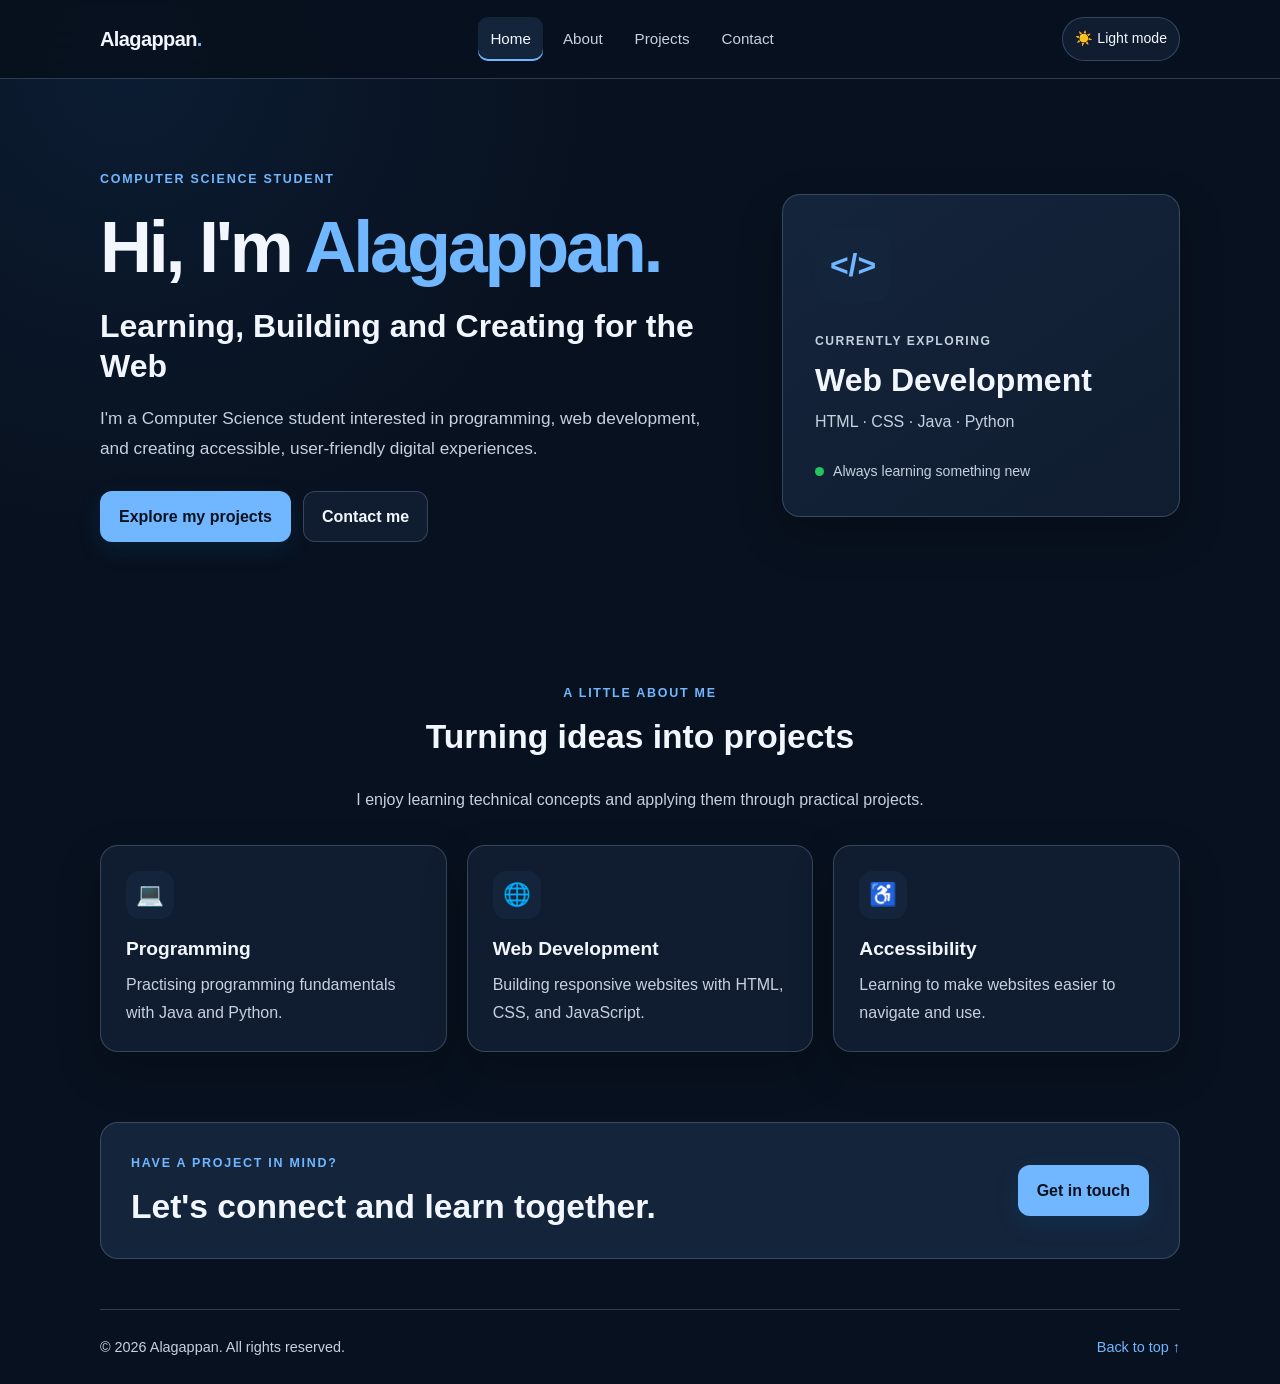
<file: index.html>
<!DOCTYPE html>
<html lang="en">
<head>
    <meta charset="UTF-8">
    <meta name="viewport" content="width=device-width, initial-scale=1.0">
    <meta name="description" content="Alagappan's personal portfolio showcasing skills, projects, and web development learning.">
    <title>Home | Alagappan's Portfolio</title>
    <link rel="stylesheet" href="style.css">
    <script src="script.js" defer></script>
</head>
<body>
    <a class="skip-link" href="#main-content">Skip to main content</a>

    <header class="site-header">
        <nav class="navbar" aria-label="Main navigation">
            <a class="logo" href="index.html">Alagappan<span>.</span></a>

            <div class="nav-links">
                <a href="index.html" aria-current="page">Home</a>
                <a href="about.html">About</a>
                <a href="projects.html">Projects</a>
                <a href="contact.html">Contact</a>
            </div>

            <button class="theme-toggle" id="theme-toggle"
                    type="button" aria-label="Switch to light mode"
                    aria-pressed="false">
                ☀️ Light mode
            </button>
        </nav>
    </header>

    <main id="main-content" tabindex="-1">
        <section class="hero section">
            <div class="hero-content">
                <p class="eyebrow">COMPUTER SCIENCE STUDENT</p>
                <h1>Hi, I'm <span>Alagappan.</span></h1>
                <h2>Learning, Building and Creating for the Web</h2>
                <p class="hero-description">
                    I'm a Computer Science student interested in programming,
                    web development, and creating accessible, user-friendly
                    digital experiences.
                </p>

                <div class="hero-actions">
                    <a class="button primary-button" href="projects.html">
                        Explore my projects
                    </a>
                    <a class="button secondary-button" href="contact.html">
                        Contact me
                    </a>
                </div>
            </div>

            <div class="hero-card">
                <div class="code-icon" aria-hidden="true">&lt;/&gt;</div>
                <p class="card-label">CURRENTLY EXPLORING</p>
                <h2>Web Development</h2>
                <p>HTML · CSS · Java · Python</p>
                <div class="status-line">
                    <span class="status-dot"></span>
                    Always learning something new
                </div>
            </div>
        </section>

        <section class="section">
            <div class="section-heading">
                <p class="eyebrow">A LITTLE ABOUT ME</p>
                <h2>Turning ideas into projects</h2>
                <p>
                    I enjoy learning technical concepts and applying them
                    through practical projects.
                </p>
            </div>

            <div class="card-grid three-columns">
                <article class="info-card">
                    <div class="card-icon" aria-hidden="true">💻</div>
                    <h3>Programming</h3>
                    <p>Practising programming fundamentals with Java and Python.</p>
                </article>

                <article class="info-card">
                    <div class="card-icon" aria-hidden="true">🌐</div>
                    <h3>Web Development</h3>
                    <p>Building responsive websites with HTML, CSS, and JavaScript.</p>
                </article>

                <article class="info-card">
                    <div class="card-icon" aria-hidden="true">♿</div>
                    <h3>Accessibility</h3>
                    <p>Learning to make websites easier to navigate and use.</p>
                </article>
            </div>
        </section>

        <section class="section callout">
            <div>
                <p class="eyebrow">HAVE A PROJECT IN MIND?</p>
                <h2>Let's connect and learn together.</h2>
            </div>
            <a class="button primary-button" href="contact.html">Get in touch</a>
        </section>
    </main>

    <footer class="site-footer">
        <p>© 2026 Alagappan. All rights reserved.</p>
        <a href="index.html">Back to top ↑</a>
    </footer>
</body>
</html>
</file>
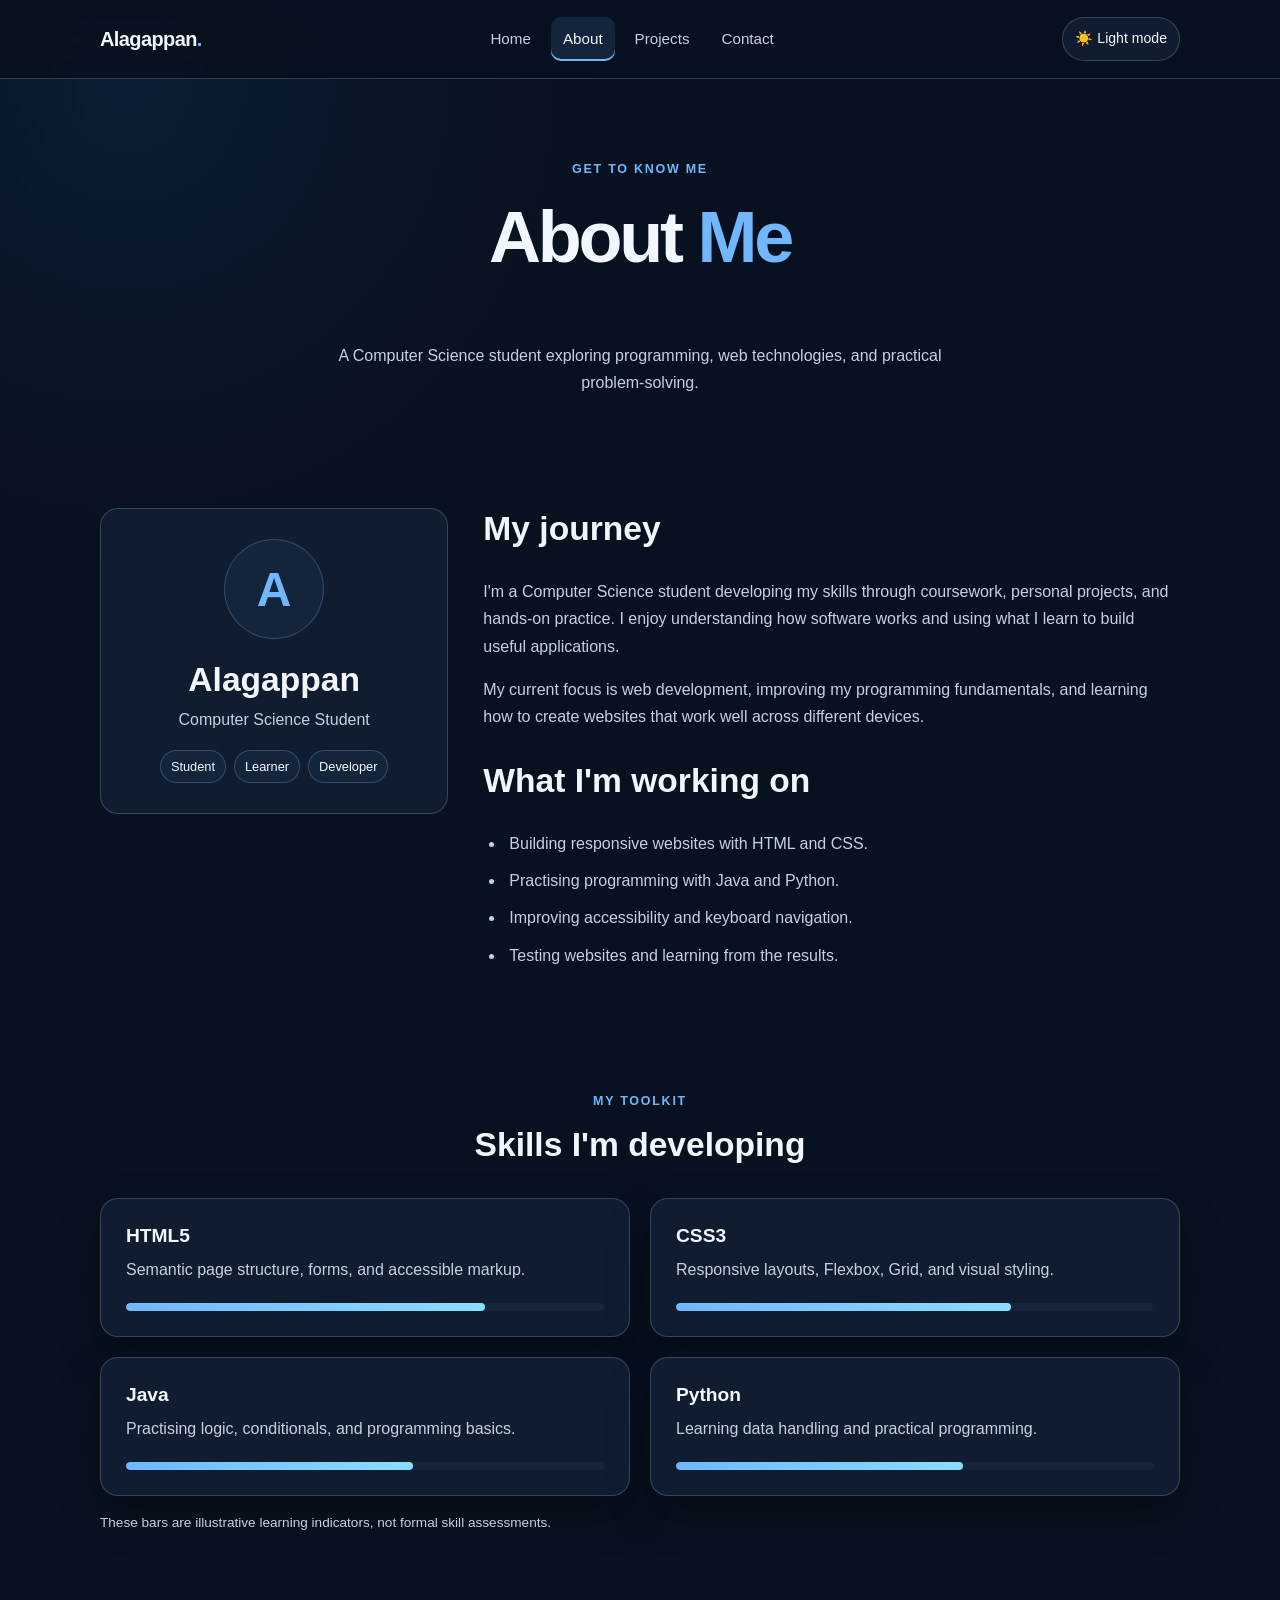
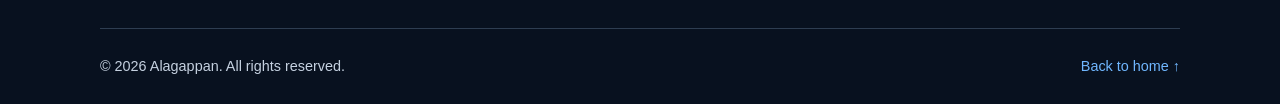
<file: about.html>
<!DOCTYPE html>
<html lang="en">
<head>
    <meta charset="UTF-8">
    <meta name="viewport" content="width=device-width, initial-scale=1.0">
    <meta name="description" content="Learn more about Alagappan, his interests, and technical skills.">
    <title>About | Alagappan's Portfolio</title>
    <link rel="stylesheet" href="style.css">
    <script src="script.js" defer></script>
</head>
<body>
    <a class="skip-link" href="#main-content">Skip to main content</a>

    <header class="site-header">
        <nav class="navbar" aria-label="Main navigation">
            <a class="logo" href="index.html">Alagappan<span>.</span></a>

            <div class="nav-links">
                <a href="index.html">Home</a>
                <a href="about.html" aria-current="page">About</a>
                <a href="projects.html">Projects</a>
                <a href="contact.html">Contact</a>
            </div>

            <button class="theme-toggle" id="theme-toggle"
                    type="button" aria-label="Switch to light mode"
                    aria-pressed="false">
                ☀️ Light mode
            </button>
        </nav>
    </header>

    <main id="main-content" tabindex="-1">
        <section class="page-intro section">
            <p class="eyebrow">GET TO KNOW ME</p>
            <h1>About <span>Me</span></h1>
            <p>
                A Computer Science student exploring programming,
                web technologies, and practical problem-solving.
            </p>
        </section>

        <section class="section about-layout">
            <div class="about-panel">
                <div class="profile-placeholder" aria-hidden="true">A</div>
                <h2>Alagappan</h2>
                <p class="muted-text">Computer Science Student</p>
                <div class="tag-list">
                    <span class="tag">Student</span>
                    <span class="tag">Learner</span>
                    <span class="tag">Developer</span>
                </div>
            </div>

            <div class="about-content">
                <h2>My journey</h2>
                <p>
                    I'm a Computer Science student developing my skills
                    through coursework, personal projects, and hands-on
                    practice. I enjoy understanding how software works
                    and using what I learn to build useful applications.
                </p>
                <p>
                    My current focus is web development, improving my
                    programming fundamentals, and learning how to create
                    websites that work well across different devices.
                </p>

                <h2>What I'm working on</h2>
                <ul class="feature-list">
                    <li>Building responsive websites with HTML and CSS.</li>
                    <li>Practising programming with Java and Python.</li>
                    <li>Improving accessibility and keyboard navigation.</li>
                    <li>Testing websites and learning from the results.</li>
                </ul>
            </div>
        </section>

        <section class="section">
            <div class="section-heading">
                <p class="eyebrow">MY TOOLKIT</p>
                <h2>Skills I'm developing</h2>
            </div>

            <div class="card-grid two-columns">
                <article class="info-card skill-card">
                    <h3>HTML5</h3>
                    <p>Semantic page structure, forms, and accessible markup.</p>
                    <div class="skill-track" aria-label="Learning progress">
                        <span style="width: 75%"></span>
                    </div>
                </article>

                <article class="info-card skill-card">
                    <h3>CSS3</h3>
                    <p>Responsive layouts, Flexbox, Grid, and visual styling.</p>
                    <div class="skill-track" aria-label="Learning progress">
                        <span style="width: 70%"></span>
                    </div>
                </article>

                <article class="info-card skill-card">
                    <h3>Java</h3>
                    <p>Practising logic, conditionals, and programming basics.</p>
                    <div class="skill-track" aria-label="Learning progress">
                        <span style="width: 60%"></span>
                    </div>
                </article>

                <article class="info-card skill-card">
                    <h3>Python</h3>
                    <p>Learning data handling and practical programming.</p>
                    <div class="skill-track" aria-label="Learning progress">
                        <span style="width: 60%"></span>
                    </div>
                </article>
            </div>
            <p class="muted-text small-note">
                These bars are illustrative learning indicators, not formal
                skill assessments.
            </p>
        </section>
    </main>

    <footer class="site-footer">
        <p>© 2026 Alagappan. All rights reserved.</p>
        <a href="index.html">Back to home ↑</a>
    </footer>
</body>
</html>
</file>
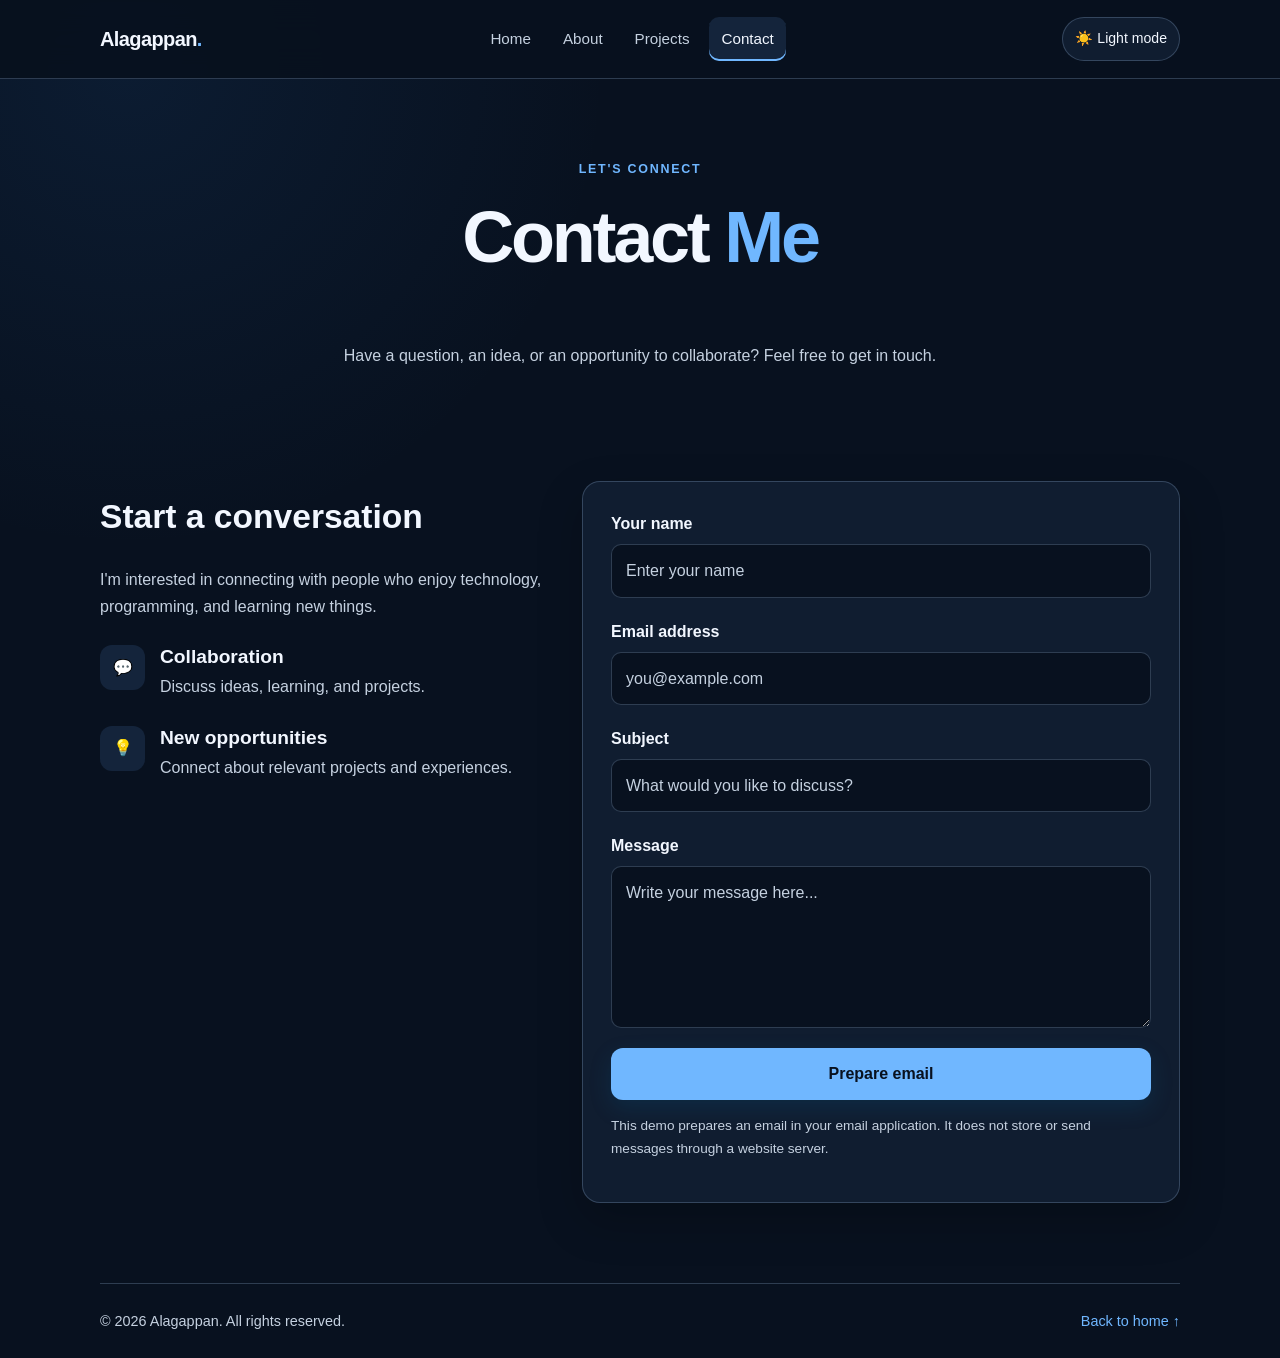
<file: contact.html>
<!DOCTYPE html>
<html lang="en">
<head>
    <meta charset="UTF-8">
    <meta name="viewport" content="width=device-width, initial-scale=1.0">
    <meta name="description" content="Contact Alagappan to discuss projects, learning, and collaboration.">
    <title>Contact | Alagappan's Portfolio</title>
    <link rel="stylesheet" href="style.css">
    <script src="script.js" defer></script>
</head>
<body>
    <a class="skip-link" href="#main-content">Skip to main content</a>

    <header class="site-header">
        <nav class="navbar" aria-label="Main navigation">
            <a class="logo" href="index.html">Alagappan<span>.</span></a>

            <div class="nav-links">
                <a href="index.html">Home</a>
                <a href="about.html">About</a>
                <a href="projects.html">Projects</a>
                <a href="contact.html" aria-current="page">Contact</a>
            </div>

            <button class="theme-toggle" id="theme-toggle"
                    type="button" aria-label="Switch to light mode"
                    aria-pressed="false">
                ☀️ Light mode
            </button>
        </nav>
    </header>

    <main id="main-content" tabindex="-1">
        <section class="page-intro section">
            <p class="eyebrow">LET'S CONNECT</p>
            <h1>Contact <span>Me</span></h1>
            <p>
                Have a question, an idea, or an opportunity to collaborate?
                Feel free to get in touch.
            </p>
        </section>

        <section class="section contact-layout">
            <div class="contact-info">
                <h2>Start a conversation</h2>
                <p>
                    I'm interested in connecting with people who enjoy
                    technology, programming, and learning new things.
                </p>

                <div class="contact-detail">
                    <span aria-hidden="true">💬</span>
                    <div>
                        <h3>Collaboration</h3>
                        <p>Discuss ideas, learning, and projects.</p>
                    </div>
                </div>

                <div class="contact-detail">
                    <span aria-hidden="true">💡</span>
                    <div>
                        <h3>New opportunities</h3>
                        <p>Connect about relevant projects and experiences.</p>
                    </div>
                </div>
            </div>

            <form class="contact-form" id="contact-form">
                <div class="form-field">
                    <label for="name">Your name</label>
                    <input
                        type="text"
                        id="name"
                        name="name"
                        autocomplete="name"
                        placeholder="Enter your name"
                        required
                    >
                </div>

                <div class="form-field">
                    <label for="email">Email address</label>
                    <input
                        type="email"
                        id="email"
                        name="email"
                        autocomplete="email"
                        placeholder="you@example.com"
                        required
                    >
                </div>

                <div class="form-field">
                    <label for="subject">Subject</label>
                    <input
                        type="text"
                        id="subject"
                        name="subject"
                        placeholder="What would you like to discuss?"
                        required
                    >
                </div>

                <div class="form-field">
                    <label for="message">Message</label>
                    <textarea
                        id="message"
                        name="message"
                        rows="5"
                        placeholder="Write your message here..."
                        required
                    ></textarea>
                </div>

                <button class="button primary-button submit-button" type="submit">
                    Prepare email
                </button>

                <p class="form-note">
                    This demo prepares an email in your email application.
                    It does not store or send messages through a website server.
                </p>
                <p id="form-status" class="form-status" role="status"
                   aria-live="polite"></p>
            </form>
        </section>
    </main>

    <footer class="site-footer">
        <p>© 2026 Alagappan. All rights reserved.</p>
        <a href="index.html">Back to home ↑</a>
    </footer>
</body>
</html>
</file>
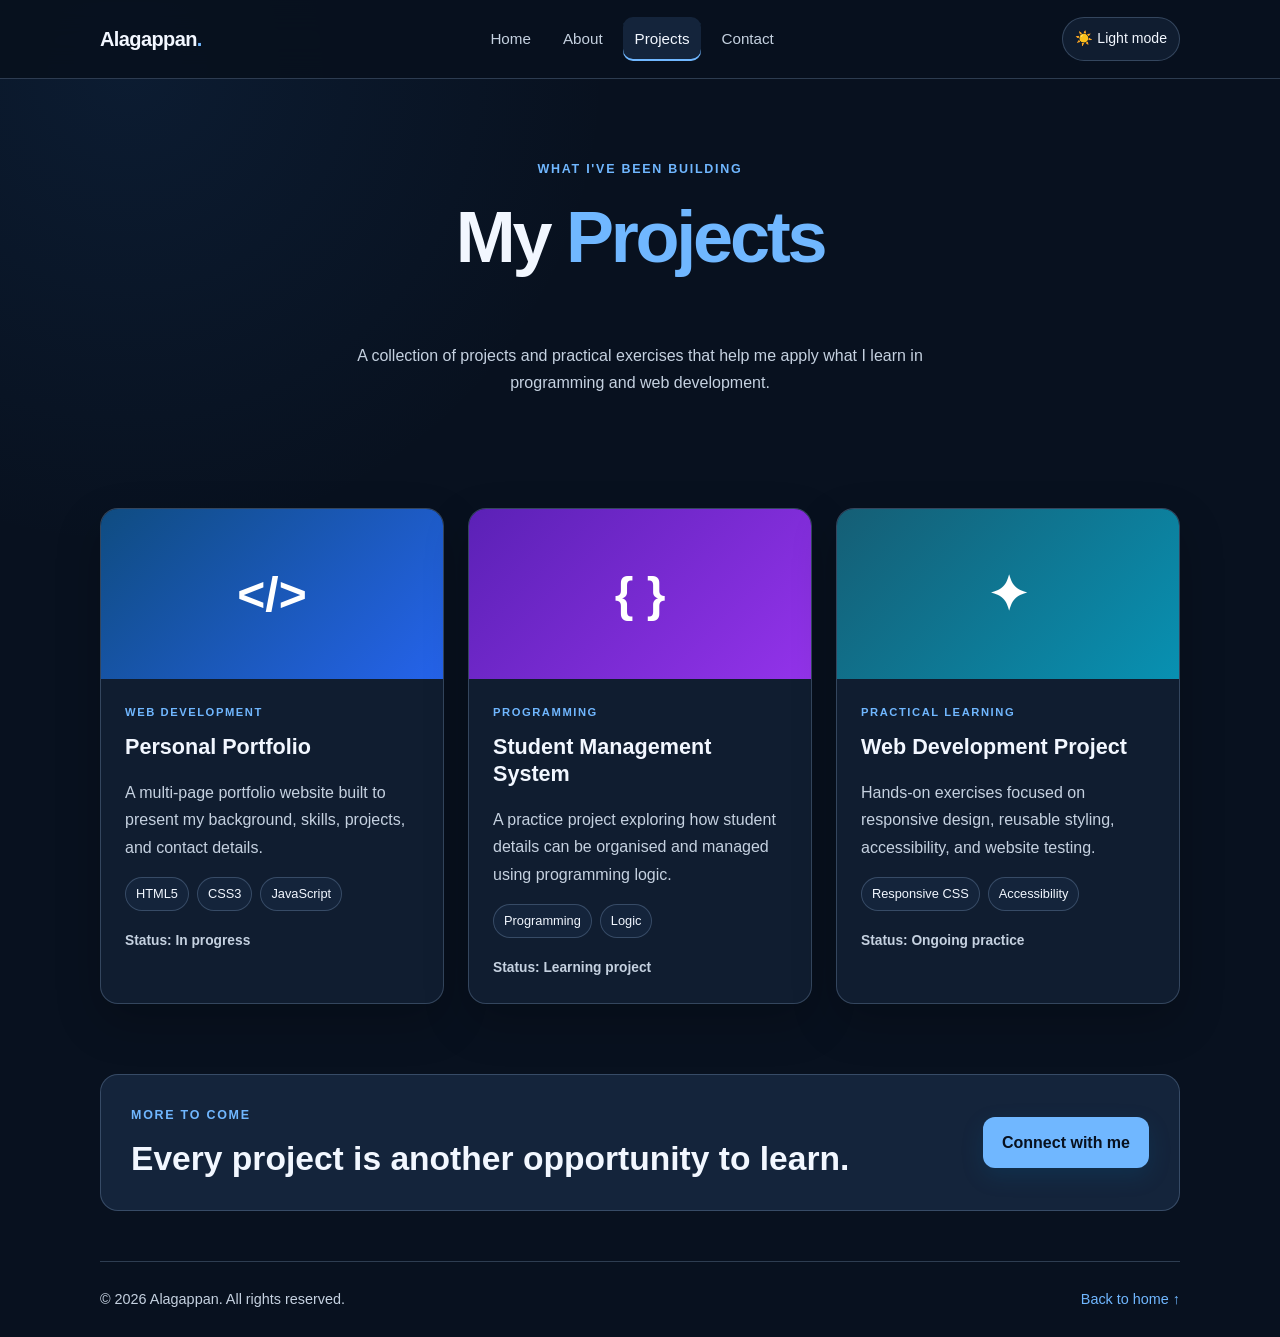
<file: projects.html>
<!DOCTYPE html>
<html lang="en">
<head>
    <meta charset="UTF-8">
    <meta name="viewport" content="width=device-width, initial-scale=1.0">
    <meta name="description" content="Explore Alagappan's programming and web development projects.">
    <title>Projects | Alagappan's Portfolio</title>
    <link rel="stylesheet" href="style.css">
    <script src="script.js" defer></script>
</head>
<body>
    <a class="skip-link" href="#main-content">Skip to main content</a>

    <header class="site-header">
        <nav class="navbar" aria-label="Main navigation">
            <a class="logo" href="index.html">Alagappan<span>.</span></a>

            <div class="nav-links">
                <a href="index.html">Home</a>
                <a href="about.html">About</a>
                <a href="projects.html" aria-current="page">Projects</a>
                <a href="contact.html">Contact</a>
            </div>

            <button class="theme-toggle" id="theme-toggle"
                    type="button" aria-label="Switch to light mode"
                    aria-pressed="false">
                ☀️ Light mode
            </button>
        </nav>
    </header>

    <main id="main-content" tabindex="-1">
        <section class="page-intro section">
            <p class="eyebrow">WHAT I'VE BEEN BUILDING</p>
            <h1>My <span>Projects</span></h1>
            <p>
                A collection of projects and practical exercises that help
                me apply what I learn in programming and web development.
            </p>
        </section>

        <section class="section">
            <div class="project-grid">
                <article class="project-card">
                    <div class="project-visual visual-blue" aria-hidden="true">
                        <span>&lt;/&gt;</span>
                    </div>
                    <div class="project-body">
                        <p class="eyebrow">WEB DEVELOPMENT</p>
                        <h2>Personal Portfolio</h2>
                        <p>
                            A multi-page portfolio website built to present
                            my background, skills, projects, and contact details.
                        </p>
                        <div class="tag-list">
                            <span class="tag">HTML5</span>
                            <span class="tag">CSS3</span>
                            <span class="tag">JavaScript</span>
                        </div>
                        <p class="project-status">Status: In progress</p>
                    </div>
                </article>

                <article class="project-card">
                    <div class="project-visual visual-purple" aria-hidden="true">
                        <span>{ }</span>
                    </div>
                    <div class="project-body">
                        <p class="eyebrow">PROGRAMMING</p>
                        <h2>Student Management System</h2>
                        <p>
                            A practice project exploring how student details
                            can be organised and managed using programming logic.
                        </p>
                        <div class="tag-list">
                            <span class="tag">Programming</span>
                            <span class="tag">Logic</span>
                        </div>
                        <p class="project-status">Status: Learning project</p>
                    </div>
                </article>

                <article class="project-card">
                    <div class="project-visual visual-cyan" aria-hidden="true">
                        <span>✦</span>
                    </div>
                    <div class="project-body">
                        <p class="eyebrow">PRACTICAL LEARNING</p>
                        <h2>Web Development Project</h2>
                        <p>
                            Hands-on exercises focused on responsive design,
                            reusable styling, accessibility, and website testing.
                        </p>
                        <div class="tag-list">
                            <span class="tag">Responsive CSS</span>
                            <span class="tag">Accessibility</span>
                        </div>
                        <p class="project-status">Status: Ongoing practice</p>
                    </div>
                </article>
            </div>
        </section>

        <section class="section callout">
            <div>
                <p class="eyebrow">MORE TO COME</p>
                <h2>Every project is another opportunity to learn.</h2>
            </div>
            <a class="button primary-button" href="contact.html">Connect with me</a>
        </section>
    </main>

    <footer class="site-footer">
        <p>© 2026 Alagappan. All rights reserved.</p>
        <a href="index.html">Back to home ↑</a>
    </footer>
</body>
</html>
</file>
<file: style.css>
/* =========================================
   1. THEME VARIABLES
========================================= */

:root {
    color-scheme: dark;

    --page-bg: #08111f;
    --surface: #101d30;
    --surface-raised: #14243b;

    --text: #f2f7ff;
    --muted: #c5d1e0;

    --accent: #70b7ff;
    --accent-bright: #8bdcff;

    --border: rgba(159, 190, 230, 0.25);
    --shadow: 0 18px 45px rgba(0, 0, 0, 0.22);
    --radius: 18px;
    --content-width: 1080px;

    --header-bg: rgba(8, 17, 31, 0.96);
}

:root[data-theme="light"] {
    color-scheme: light;

    --page-bg: #f5f8fc;
    --surface: #ffffff;
    --surface-raised: #eaf2fb;

    --text: #172033;
    --muted: #475569;

    --accent: #075985;
    --accent-bright: #0369a1;

    --border: #cbd5e1;
    --shadow: 0 18px 45px rgba(15, 23, 42, 0.08);

    --header-bg: rgba(245, 248, 252, 0.97);
}

/* =========================================
   2. RESET AND BASE STYLES
========================================= */

* {
    box-sizing: border-box;
}

html {
    scroll-behavior: smooth;
    scroll-padding-top: 110px;
}

body {
    margin: 0;
    min-height: 100vh;

    background:
        radial-gradient(
            circle at 10% 5%,
            rgba(39, 107, 184, 0.12),
            transparent 30rem
        ),
        var(--page-bg);

    color: var(--text);
    font-family: Arial, Helvetica, sans-serif;
    line-height: 1.7;

    transition:
        background-color 0.25s ease,
        color 0.25s ease;
}

img {
    display: block;
    max-width: 100%;
}

a {
    color: var(--accent);
    text-decoration: none;
}

a:hover {
    color: var(--accent-bright);
}

button,
input,
textarea {
    font: inherit;
}

button,
a,
input,
textarea {
    -webkit-tap-highlight-color: transparent;
}

button:focus-visible,
a:focus-visible,
input:focus-visible,
textarea:focus-visible {
    outline: 3px solid var(--accent-bright);
    outline-offset: 4px;
}

h1,
h2,
h3,
p {
    margin-top: 0;
}

h1,
h2,
h3 {
    line-height: 1.25;
}

h1 {
    font-size: clamp(2.4rem, 6vw, 4.5rem);
    letter-spacing: -0.045em;
}

h2 {
    font-size: clamp(1.5rem, 3vw, 2.1rem);
}

h3 {
    font-size: 1.2rem;
}

p {
    color: var(--muted);
}

::selection {
    background: var(--accent);
    color: #08111f;
}

/* =========================================
   3. ACCESSIBILITY
========================================= */

.skip-link {
    position: absolute;
    top: 10px;
    left: 10px;
    z-index: 1000;

    padding: 10px 14px;
    border-radius: 8px;

    background: var(--surface);
    color: var(--text);

    transform: translateY(-150%);
}

.skip-link:focus {
    transform: translateY(0);
}

/* =========================================
   4. HEADER AND NAVIGATION
========================================= */

.site-header {
    position: sticky;
    top: 0;
    z-index: 100;

    border-bottom: 1px solid var(--border);
    background: var(--header-bg);
    backdrop-filter: blur(16px);
}

.navbar {
    width: min(var(--content-width), calc(100% - 40px));
    min-height: 78px;
    margin: 0 auto;

    display: flex;
    align-items: center;
    justify-content: space-between;
    gap: 20px;
}

.logo {
    flex-shrink: 0;

    color: var(--text);
    font-size: 1.25rem;
    font-weight: 700;
    letter-spacing: -0.03em;
    line-height: 1.2;
    white-space: nowrap;
    text-decoration: none;
}

.logo span {
    color: var(--accent);
}

.nav-links {
    display: flex;
    align-items: center;
    justify-content: center;
    gap: 8px;
}

.nav-links a {
    padding: 9px 12px;
    border-radius: 10px;

    color: var(--muted);
    font-size: 0.95rem;

    transition:
        background-color 0.2s ease,
        color 0.2s ease;
}

.nav-links a:hover,
.nav-links a[aria-current="page"] {
    background: var(--surface-raised);
    color: var(--text);
}

.nav-links a[aria-current="page"] {
    box-shadow: inset 0 -2px var(--accent);
}

.theme-toggle {
    flex-shrink: 0;

    padding: 9px 12px;
    border: 1px solid var(--border);
    border-radius: 999px;

    background: var(--surface);
    color: var(--text);

    cursor: pointer;
    font-size: 0.88rem;
    white-space: nowrap;

    transition:
        transform 0.2s ease,
        border-color 0.2s ease;
}

.theme-toggle:hover {
    border-color: var(--accent);
    transform: translateY(-2px);
}

/* =========================================
   5. SHARED LAYOUT
========================================= */

.section {
    width: min(var(--content-width), calc(100% - 40px));
    margin: 0 auto;
    padding-top: 76px;
    padding-bottom: 30px;
}

.eyebrow {
    margin-bottom: 12px;

    color: var(--accent);
    font-size: 0.78rem;
    font-weight: 800;
    letter-spacing: 0.14em;
}

.section-heading {
    max-width: 700px;
    margin: 0 auto 32px;
    text-align: center;
}

.section-heading > p:last-child {
    margin-bottom: 0;
}

.page-intro {
    padding-top: 80px;
    padding-bottom: 20px;
    text-align: center;
}

.page-intro > p:last-child {
    max-width: 650px;
    margin-right: auto;
    margin-left: auto;
}

.hero h1 span,
.page-intro h1 span {
    color: var(--accent);
}

.hero-description {
    max-width: 610px;
    font-size: 1.08rem;
}

/* =========================================
   6. BUTTONS
========================================= */

.hero-actions {
    display: flex;
    flex-wrap: wrap;
    gap: 12px;
    margin-top: 28px;
}

.button {
    display: inline-flex;
    align-items: center;
    justify-content: center;

    min-height: 46px;
    padding: 11px 18px;

    border: 1px solid transparent;
    border-radius: 12px;

    cursor: pointer;
    font-weight: 700;
    text-align: center;

    transition:
        transform 0.2s ease,
        box-shadow 0.2s ease,
        background-color 0.2s ease;
}

.button:hover {
    transform: translateY(-3px);
}

.primary-button {
    background: var(--accent);
    color: #08111f;

    box-shadow: 0 8px 22px rgba(3, 105, 161, 0.18);
}

.primary-button:hover {
    background: var(--accent-bright);
    color: #08111f;
    box-shadow: var(--shadow);
}

.secondary-button {
    border-color: var(--border);
    background: var(--surface);
    color: var(--text);
}

.secondary-button:hover {
    border-color: var(--accent);
    color: var(--text);
}

/* =========================================
   7. HOME HERO
========================================= */

.hero {
    display: grid;
    grid-template-columns: minmax(0, 1.35fr) minmax(260px, 0.85fr);
    align-items: center;
    gap: 50px;

    padding-top: 90px;
    padding-bottom: 65px;
}

.hero h1 {
    margin-bottom: 14px;
}

.hero h2 {
    max-width: 620px;
    margin-bottom: 18px;
    font-size: clamp(1.35rem, 3vw, 2rem);
}

.hero-card {
    padding: 32px;

    border: 1px solid var(--border);
    border-radius: var(--radius);

    background: linear-gradient(
        145deg,
        var(--surface-raised),
        var(--surface)
    );

    box-shadow: var(--shadow);

    transition:
        transform 0.25s ease,
        border-color 0.25s ease;
}

.hero-card:hover {
    transform: translateY(-5px);
    border-color: var(--accent);
}

.code-icon {
    display: grid;
    width: 76px;
    height: 76px;
    margin-bottom: 28px;
    place-items: center;

    border-radius: 20px;
    background: var(--surface-raised);
    color: var(--accent);

    font-size: 2rem;
    font-weight: 800;
}

.card-label {
    margin-bottom: 8px;
    color: var(--muted);
    font-size: 0.76rem;
    font-weight: 800;
    letter-spacing: 0.12em;
}

.hero-card h2 {
    margin-bottom: 8px;
}

.status-line {
    display: flex;
    align-items: center;
    gap: 9px;
    margin-top: 25px;

    color: var(--muted);
    font-size: 0.88rem;
}

.status-dot {
    width: 9px;
    height: 9px;
    flex-shrink: 0;
    border-radius: 50%;
    background: #22c55e;
}

/* =========================================
   8. CARDS AND CSS GRID
========================================= */

.card-grid {
    display: grid;
    gap: 20px;
}

.three-columns {
    grid-template-columns: repeat(3, minmax(0, 1fr));
}

.two-columns {
    grid-template-columns: repeat(2, minmax(0, 1fr));
}

.info-card {
    min-width: 0;
    padding: 25px;

    border: 1px solid var(--border);
    border-radius: var(--radius);

    background: var(--surface);
    box-shadow: var(--shadow);

    transition:
        transform 0.25s ease,
        border-color 0.25s ease,
        background-color 0.25s ease;
}

.info-card:hover {
    transform: translateY(-5px);
    border-color: var(--accent);
}

.info-card h3 {
    margin-bottom: 10px;
}

.info-card p:last-child {
    margin-bottom: 0;
}

.card-icon {
    display: grid;
    width: 48px;
    height: 48px;
    margin-bottom: 18px;
    place-items: center;

    border-radius: 14px;
    background: var(--surface-raised);
    font-size: 1.4rem;
}

/* =========================================
   9. CALLOUT SECTION
========================================= */

.callout {
    display: flex;
    align-items: center;
    justify-content: space-between;
    gap: 24px;

    margin-top: 40px;
    margin-bottom: 50px;
    padding: 30px;

    border: 1px solid var(--border);
    border-radius: var(--radius);
    background: var(--surface-raised);
}

.callout h2 {
    margin-bottom: 0;
}

/* =========================================
   10. ABOUT PAGE
========================================= */

.about-layout {
    display: grid;
    grid-template-columns: minmax(230px, 0.75fr) minmax(0, 1.5fr);
    align-items: start;
    gap: 35px;
}

.about-panel {
    padding: 30px 20px;

    border: 1px solid var(--border);
    border-radius: var(--radius);
    background: var(--surface);

    text-align: center;
}

.profile-placeholder {
    display: grid;
    width: 100px;
    height: 100px;
    margin: 0 auto 20px;
    place-items: center;

    border: 1px solid var(--border);
    border-radius: 50%;
    background: var(--surface-raised);
    color: var(--accent);

    font-size: 3rem;
    font-weight: 800;
}

.about-panel h2 {
    margin-bottom: 5px;
}

.muted-text {
    color: var(--muted);
}

.tag-list {
    display: flex;
    flex-wrap: wrap;
    gap: 8px;
    margin-top: 16px;
}

.about-panel .tag-list {
    justify-content: center;
}

.tag {
    display: inline-block;
    padding: 5px 10px;

    border: 1px solid var(--border);
    border-radius: 999px;

    background: var(--surface-raised);
    color: var(--text);
    font-size: 0.8rem;
}

.about-content h2:not(:first-child) {
    margin-top: 30px;
}

.feature-list {
    padding-left: 22px;
    color: var(--muted);
}

.feature-list li {
    margin-bottom: 10px;
    padding-left: 4px;
}

.skill-card h3 {
    margin-bottom: 8px;
}

.skill-track {
    height: 8px;
    overflow: hidden;
    margin-top: 20px;

    border-radius: 999px;
    background: var(--surface-raised);
}

.skill-track span {
    display: block;
    height: 100%;
    border-radius: inherit;

    background: linear-gradient(
        90deg,
        var(--accent),
        var(--accent-bright)
    );
}

.small-note {
    margin-top: 15px;
    font-size: 0.85rem;
}

/* =========================================
   11. PROJECTS PAGE
========================================= */

.project-grid {
    display: grid;
    grid-template-columns: repeat(3, minmax(0, 1fr));
    align-items: stretch;
    gap: 24px;
}

.project-card {
    min-width: 0;
    overflow: hidden;

    border: 1px solid var(--border);
    border-radius: var(--radius);

    background: var(--surface);
    box-shadow: var(--shadow);

    transition:
        transform 0.25s ease,
        border-color 0.25s ease;
}

.project-card:hover {
    transform: translateY(-6px);
    border-color: var(--accent);
}

.project-visual {
    display: grid;
    min-height: 170px;
    place-items: center;

    font-size: 3rem;
    font-weight: 800;
}

.project-visual span {
    transition: transform 0.25s ease;
}

.project-card:hover .project-visual span {
    transform: scale(1.12);
}

.visual-blue {
    background: linear-gradient(135deg, #0f4c81, #2563eb);
    color: #ffffff;
}

.visual-purple {
    background: linear-gradient(135deg, #5b21b6, #9333ea);
    color: #ffffff;
}

.visual-cyan {
    background: linear-gradient(135deg, #155e75, #0891b2);
    color: #ffffff;
}

.project-body {
    padding: 24px;
}

.project-body .eyebrow {
    font-size: 0.7rem;
}

.project-body h2 {
    font-size: 1.35rem;
}

.project-status {
    margin-top: 18px;
    margin-bottom: 0;

    color: var(--muted);
    font-size: 0.86rem;
    font-weight: 700;
}

/* =========================================
   12. CONTACT PAGE AND FORM
========================================= */

.contact-layout {
    display: grid;
    grid-template-columns: minmax(0, 0.85fr) minmax(0, 1.15fr);
    align-items: start;
    gap: 40px;
}

.contact-info {
    padding: 15px 0;
}

.contact-detail {
    display: flex;
    align-items: flex-start;
    gap: 15px;
    margin-top: 25px;
}

.contact-detail > span {
    display: grid;
    width: 45px;
    height: 45px;
    flex-shrink: 0;
    place-items: center;

    border-radius: 12px;
    background: var(--surface-raised);
}

.contact-detail h3 {
    margin-bottom: 4px;
}

.contact-detail p {
    margin-bottom: 0;
}

.contact-form {
    padding: 28px;

    border: 1px solid var(--border);
    border-radius: var(--radius);

    background: var(--surface);
    box-shadow: var(--shadow);
}

.form-field {
    margin-bottom: 20px;
}

.form-field label {
    display: block;
    margin-bottom: 7px;

    color: var(--text);
    font-weight: 700;
}

.form-field input,
.form-field textarea {
    display: block;
    width: 100%;
    padding: 12px 14px;

    border: 1px solid var(--border);
    border-radius: 10px;

    background: var(--page-bg);
    color: var(--text);

    transition:
        border-color 0.2s ease,
        box-shadow 0.2s ease;
}

.form-field input::placeholder,
.form-field textarea::placeholder {
    color: var(--muted);
    opacity: 1;
}

.form-field input:focus,
.form-field textarea:focus {
    border-color: var(--accent);
    outline: none;
    box-shadow: 0 0 0 3px rgba(85, 166, 255, 0.2);
}

.form-field textarea {
    min-height: 130px;
    resize: vertical;
}

.submit-button {
    width: 100%;
}

.form-note,
.form-status {
    margin-top: 14px;
    margin-bottom: 0;
    font-size: 0.85rem;
}

.form-status {
    color: var(--accent);
    overflow-wrap: anywhere;
}

/* =========================================
   13. FOOTER
========================================= */

.site-footer {
    display: flex;
    align-items: center;
    justify-content: space-between;
    gap: 20px;

    width: min(var(--content-width), calc(100% - 40px));
    margin: 50px auto 0;
    padding: 25px 0;

    border-top: 1px solid var(--border);
}

.site-footer p {
    margin-bottom: 0;
    font-size: 0.9rem;
}

.site-footer a {
    font-size: 0.9rem;
}

/* =========================================
   14. RESPONSIVE DESIGN
========================================= */

@media (max-width: 900px) {
    .navbar {
        flex-wrap: wrap;
        justify-content: space-between;
        padding-top: 14px;
        padding-bottom: 14px;
    }

    .nav-links {
        order: 3;
        width: 100%;

        flex-wrap: wrap;
        justify-content: center;
    }

    .hero {
        grid-template-columns: minmax(0, 1fr);
        gap: 30px;
    }

    .hero-card {
        max-width: 600px;
    }

    .project-grid {
        grid-template-columns: repeat(2, minmax(0, 1fr));
    }
}

@media (max-width: 650px) {
    .section {
        padding-top: 52px;
    }

    .hero {
        padding-top: 55px;
    }

    .three-columns,
    .two-columns,
    .project-grid,
    .about-layout,
    .contact-layout {
        grid-template-columns: minmax(0, 1fr);
    }

    .callout {
        align-items: flex-start;
        flex-direction: column;
        padding: 24px;
    }

    .hero-actions {
        flex-direction: column;
        align-items: stretch;
    }

    .hero-actions .button {
        width: 100%;
    }

    .contact-form {
        padding: 20px;
    }

    .site-footer {
        align-items: flex-start;
        flex-direction: column;
        gap: 10px;
    }

    .nav-links {
        gap: 3px;
    }

    .nav-links a {
        padding: 8px;
        font-size: 0.88rem;
    }

    .theme-toggle {
        font-size: 0.82rem;
    }
}

/* =========================================
   15. REDUCED MOTION ACCESSIBILITY
========================================= */

@media (prefers-reduced-motion: reduce) {
    *,
    *::before,
    *::after {
        scroll-behavior: auto !important;
        animation-duration: 0.01ms !important;
        animation-iteration-count: 1 !important;
        transition-duration: 0.01ms !important;
    }
}
</file>
